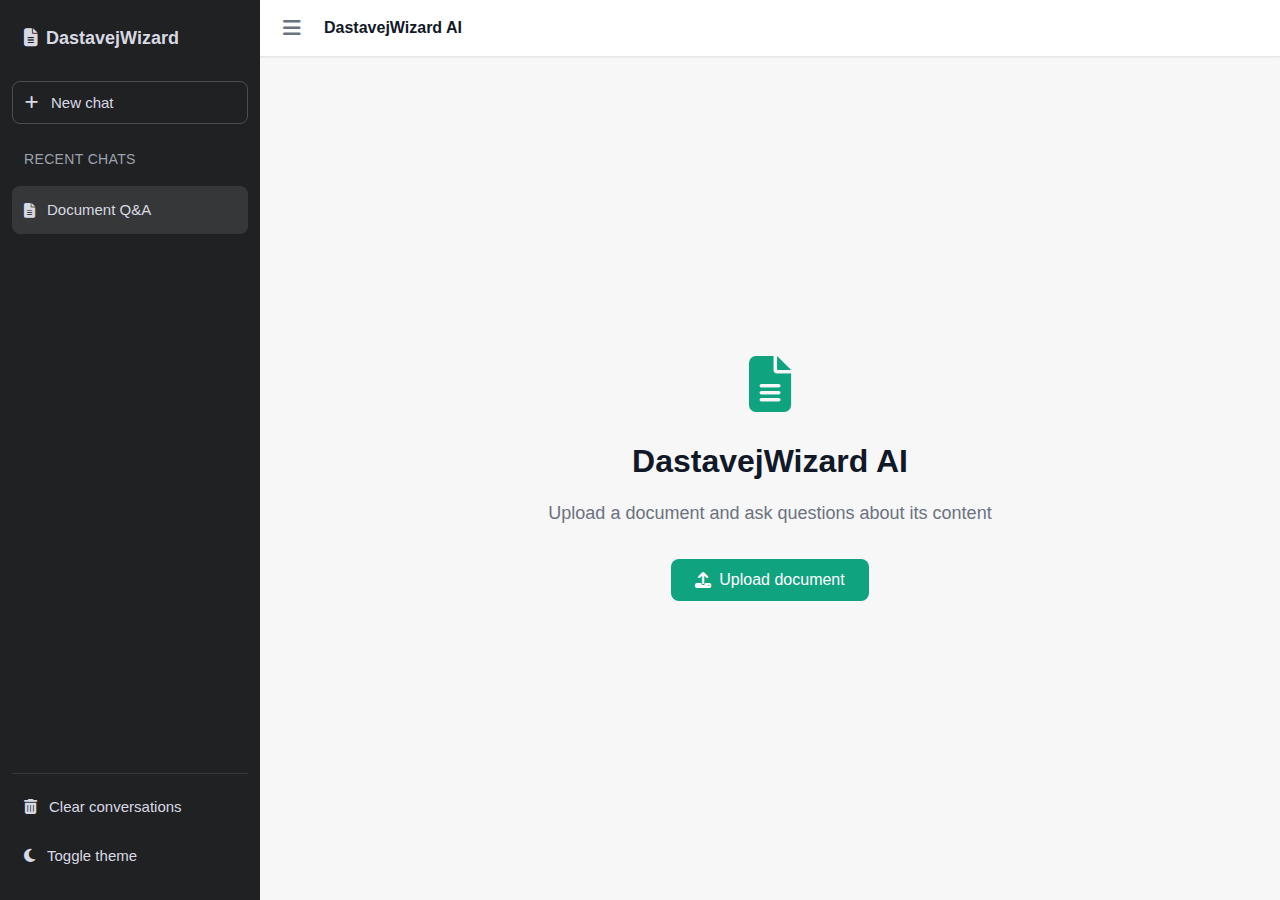
<file: index.html>
<!DOCTYPE html>
<html lang="en">
<head>
    <meta charset="UTF-8">
    <meta name="viewport" content="width=device-width, initial-scale=1.0">
    <title>DastavejWizard</title>
    <link rel="stylesheet" href="style.css">
    <link rel="stylesheet" href="https://cdnjs.cloudflare.com/ajax/libs/font-awesome/6.4.2/css/all.min.css">
</head>
<body>
    <div class="app-container">
        <!-- Sidebar -->
        <div id="sidebar">
            <div class="sidebar-header">
                <div class="logo">
                    <i class="fas fa-file-alt"></i>
                    <span>DastavejWizard</span>
                </div>
            </div>
            <button id="new-chat-btn" class="sidebar-button">
                <i class="fas fa-plus"></i>
                <span>New chat</span>
            </button>
            <div class="sidebar-section">
                <div class="section-header">Recent chats</div>
                <div id="chat-list">
                    <div class="chat-item active">
                        <i class="fas fa-file-alt"></i>
                        <span>Document Q&A</span>
                    </div>
                </div>
            </div>
            <div class="sidebar-footer">
                <button id="clear-convos" class="sidebar-button secondary">
                    <i class="fas fa-trash-alt"></i>
                    <span>Clear conversations</span>
                </button>
                <button id="toggle-theme" class="sidebar-button secondary">
                    <i class="fas fa-moon"></i>
                    <span>Toggle theme</span>
                </button>
            </div>
        </div>

        <!-- Main Content -->
        <div id="main-content">
            <header class="header-container">
                <button id="menu-toggle" class="header-menu-button">
                    <i class="fas fa-bars"></i>
                </button>
                <span class="header-title">DastavejWizard AI</span>
                <div id="file-badge" class="file-badge hidden">
                    <i class="fas fa-file-alt"></i>
                    <span id="file-name">No file</span>
                </div>
            </header>

            <!-- Chat Area -->
            <div id="chat-container">
                <div class="welcome-container" id="welcome-container">
                    <div class="welcome-header">
                        <i class="fas fa-file-alt logo-large"></i>
                        <h1>DastavejWizard AI</h1>
                        <p class="welcome-subtitle">Upload a document and ask questions about its content</p>
                    </div>
                    <div class="welcome-actions">
                        <button id="welcome-upload" class="welcome-button primary">
                            <i class="fas fa-upload"></i>
                            <span>Upload document</span>
                        </button>
                    </div>
                </div>

                <div id="chatbot">
                    <div class="chat-turn">
                        <div class="user-message">
                            <div class="message-avatar">
                                <i class="fas fa-user"></i>
                            </div>
                            <div class="message-content">
                                <p>What is DastavejWizard Document Visual Question Answering?</p>
                            </div>
                        </div>
                        <div class="assistant-message">
                            <div class="message-avatar">
                                <i class="fas fa-robot"></i>
                            </div>
                            <div class="message-content">
                                <p>DastavejWizard is an advanced document AI assistant that helps you extract information from uploaded documents. You can upload PDFs, images, or text files and ask questions about their content.</p>
                                <p>Simply upload a document using the paperclip button and then ask any question related to the document's content.</p>
                            </div>
                        </div>
                    </div>
                    <div id="ocr-summary-container" class="result-box hidden">
                        <h3 style="margin-bottom: 16px; color: white;">Detected Issues (via OCR)</h3>
                        <table id="ocr-summary-table">
                            <thead>
                                <tr>
                                    <th>Department</th>
                                    <th>Issue</th>
                                </tr>
                            </thead>
                            <tbody id="ocr-summary-content">
                                <!-- Filled dynamically -->
                            </tbody>
                        </table>
                    </div>
                </div>

                <!-- OCR Summary Container as Result Box -->


                <!-- Input Area -->
                <div class="input-area">
                    <div id="input-container">
                        <textarea id="message-input" placeholder="Message MultiLipi..." rows="1"></textarea>
                        <div class="input-buttons">
                            <button id="file-button" class="icon-button" title="Upload document">
                                <i class="fas fa-paperclip"></i>
                            </button>
                            <button id="mic-button" class="icon-button" title="Voice input">
                                <i class="fas fa-microphone"></i>
                            </button>
                            <button id="send-button" class="icon-button primary" title="Send message">
                                <i class="fas fa-paper-plane"></i>
                            </button>
                        </div>
                    </div>
                    <div class="input-footer">
                        <p>MultiLipi can make mistakes. Consider checking important information.</p>
                    </div>

                    <!-- Hidden Audio Element -->
                    <div id="audio-container" class="hidden">
                        <audio id="audio-input" controls></audio>
                    </div>

                    <!-- Hidden File Upload -->
                    <input type="file" id="file-upload" accept=".pdf,.jpg,.jpeg,.png,.json" class="hidden">
                </div>
            </div>
        </div>
    </div>

    <script src="script.js"></script>
</body>
</html>
</file>
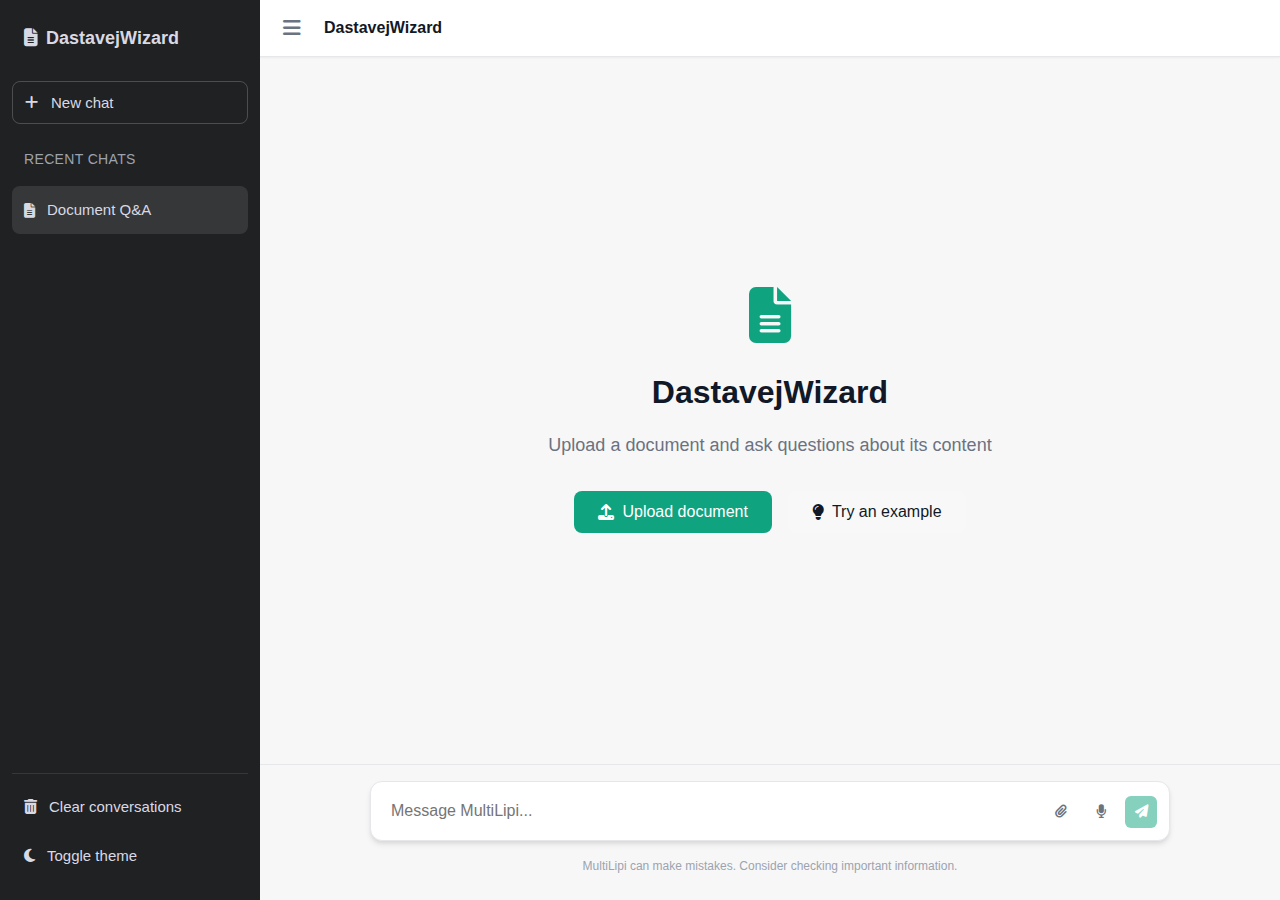
<file: templates2/index.html>
<!DOCTYPE html>
<html lang="en">
<head>
    <meta charset="UTF-8">
    <meta name="viewport" content="width=device-width, initial-scale=1.0">
    <title>DastavejWizard</title>
    <link rel="stylesheet" href="style.css">
    <link rel="stylesheet" href="https://cdnjs.cloudflare.com/ajax/libs/font-awesome/6.4.2/css/all.min.css">
</head>
<body>
    <div class="app-container">
        <!-- Sidebar -->
        <div id="sidebar">
            <div class="sidebar-header">
                <div class="logo">
                    <i class="fas fa-file-alt"></i>
                    <span>DastavejWizard</span>
                </div>
            </div>
            <button id="new-chat-btn" class="sidebar-button">
                <i class="fas fa-plus"></i>
                <span>New chat</span>
            </button>
            
            <div class="sidebar-section">
                <div class="section-header">Recent chats</div>
                <div id="chat-list">
                    <div class="chat-item active">
                        <i class="fas fa-file-alt"></i>
                        <span>Document Q&A</span>
                    </div>
                </div>
            </div>
            
            <div class="sidebar-footer">
                <button id="clear-convos" class="sidebar-button secondary">
                    <i class="fas fa-trash-alt"></i>
                    <span>Clear conversations</span>
                </button>
                <button id="toggle-theme" class="sidebar-button secondary">
                    <i class="fas fa-moon"></i>
                    <span>Toggle theme</span>
                </button>
            </div>
        </div>

        <!-- Main Content -->
        <div id="main-content">
            <header class="header-container">
                <button id="menu-toggle" class="header-menu-button">
                    <i class="fas fa-bars"></i>
                </button>
                <span class="header-title">DastavejWizard</span>
                <div id="file-badge" class="file-badge hidden">
                    <i class="fas fa-file-alt"></i>
                    <span id="file-name">No file</span>
                </div>
            </header>

            <!-- Chat Area -->
            <div id="chat-container">
                <div class="welcome-container" id="welcome-container">
                    <div class="welcome-header">
                        <i class="fas fa-file-alt logo-large"></i>
                        <h1>DastavejWizard</h1>
                        <p class="welcome-subtitle">Upload a document and ask questions about its content</p>
                    </div>
                    <div class="welcome-actions">
                        <button id="welcome-upload" class="welcome-button primary">
                            <i class="fas fa-upload"></i>
                            <span>Upload document</span>
                        </button>
                        <button id="welcome-example" class="welcome-button secondary">
                            <i class="fas fa-lightbulb"></i>
                            <span>Try an example</span>
                        </button>
                    </div>
                </div>
                
                <div id="chatbot">
                    <div class="chat-turn">
                        <div class="user-message">
                            <div class="message-avatar">
                                <i class="fas fa-user"></i>
                            </div>
                            <div class="message-content">
                                <p>What is MultiLipi Document Visual Question Answering?</p>
                            </div>
                        </div>
                        <div class="assistant-message">
                            <div class="message-avatar">
                                <i class="fas fa-robot"></i>
                            </div>
                            <div class="message-content">
                                <p>MultiLipi is an advanced document AI assistant that helps you extract information from uploaded documents. You can upload PDFs, images, or text files and ask questions about their content.</p>
                                <p>Simply upload a document using the paperclip button and then ask any question related to the document's content.</p>
                            </div>
                        </div>
                    </div>
                </div>
            </div>

            <!-- Input Area -->
            <div class="input-area">
                <div id="input-container">
                    <textarea id="message-input" placeholder="Message MultiLipi..." rows="1"></textarea>
                    <div class="input-buttons">
                        <button id="file-button" class="icon-button" title="Upload document">
                            <i class="fas fa-paperclip"></i>
                        </button>
                        <button id="mic-button" class="icon-button" title="Voice input">
                            <i class="fas fa-microphone"></i>
                        </button>
                        <button id="send-button" class="icon-button primary" title="Send message">
                            <i class="fas fa-paper-plane"></i>
                        </button>
                    </div>
                </div>
                <div class="input-footer">
                    <p>MultiLipi can make mistakes. Consider checking important information.</p>
                </div>
                
                <!-- Hidden Audio Element -->
                <div id="audio-container" class="hidden">
                    <audio id="audio-input" controls></audio>
                </div>
                
                <!-- Hidden File Upload -->
                <input type="file" id="file-upload" accept=".pdf,.jpg,.jpeg,.png,.json" class="hidden">
            </div>
        </div>
    </div>

    <script src="script.js"></script>
</body>
</html>
</file>
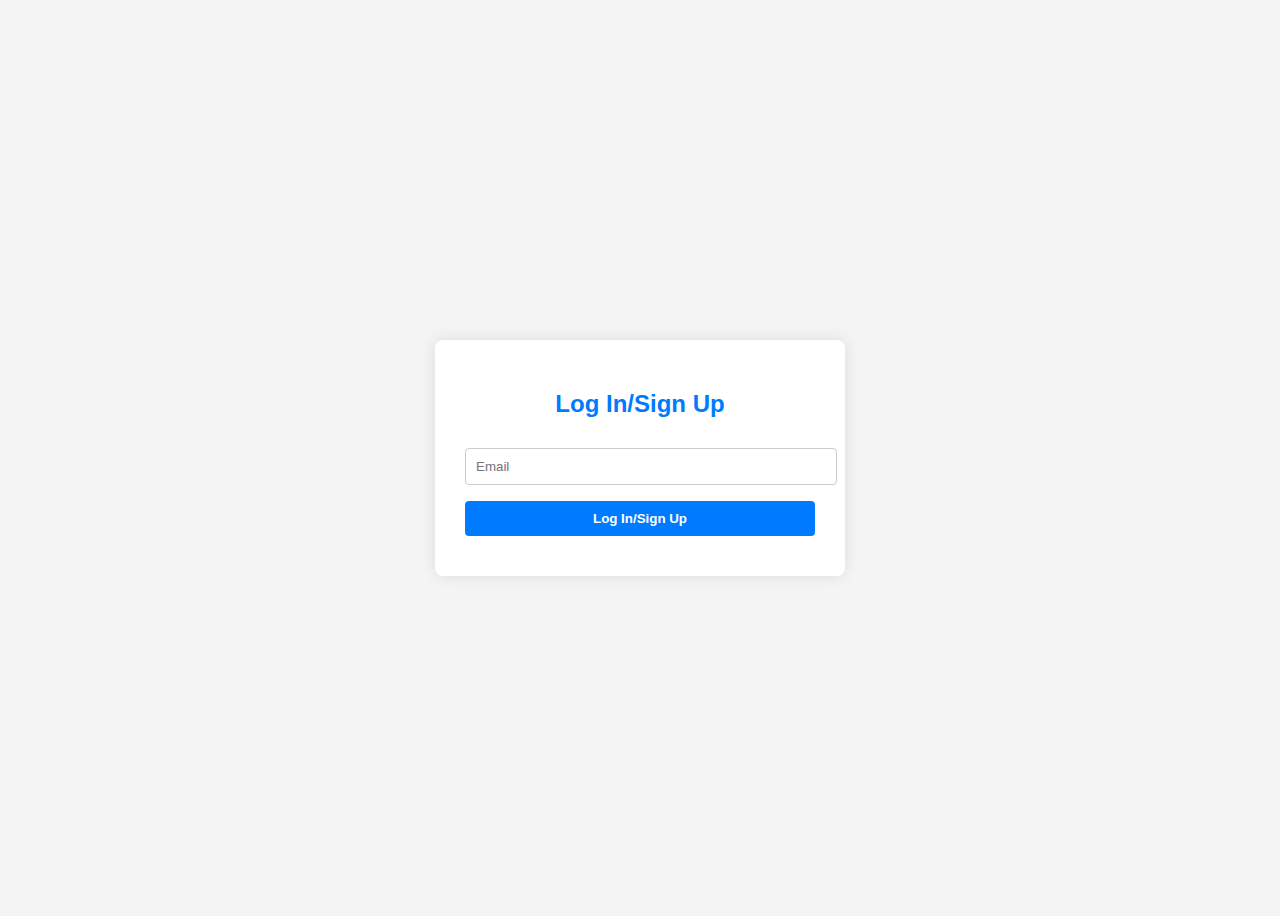
<file: templates/signup.html>
<!DOCTYPE html>
<html lang="en">
<head>
    <meta charset="UTF-8">
    <title>Signup with OTP - MultiLipi</title>
    <style>
        body {
            font-family: Arial, sans-serif;
            background: #f4f4f4;
            display: flex;
            justify-content: center;
            align-items: center;
            height: 100vh;
        }

        .container {
            background: white;
            padding: 30px;
            border-radius: 8px;
            box-shadow: 0 0 15px rgba(0,0,0,0.1);
            width: 350px;
        }

        h2 {
            text-align: center;
            color: #007bff;
            margin-bottom: 20px;
        }

        input[type="email"], input[type="text"], input[id="Create_Password"],input[id="Enter_Password"] {
            width: 100%;
            padding: 10px;
            margin-top: 10px;
            margin-bottom: 16px;
            border: 1px solid #ccc;
            border-radius: 4px;
        }

        button {
            width: 100%;
            background-color: #007bff;
            color: white;
            padding: 10px;
            border: none;
            border-radius: 4px;
            font-weight: bold;
            cursor: pointer;
        }

        button:hover {
            background-color: #0056b3;
        }

        .message {
            text-align: center;
            margin-top: 10px;
        }

        .success { color: green; }
        .error { color: red; }
    </style>
</head>
<body>
<div class="container">
    <h2>Log In/Sign Up</h2>
    <input type="email" id="email" placeholder="Email" required>
    <button id="mailcheck" onclick="mailcheck()">Log In/Sign Up</button>

    <div id="Password" style="display: none;">
        <input type="text" id="Enter_Password" placeholder="Enter Password" style="display: none;" required>
        <input type="text" id="Create_Password" placeholder="Create Password" style="display: none;" required>
        <button id="SignUp-button" onclick="Signup()" style="display: none;">Sign Up</button>
        <button id="LogIn-button" onclick="Login()" style="display: none;">Log In</button>
    </div>

    <div id="message" class="message"></div>
</div>

<script>
    function mailcheck() {
        const email = document.getElementById('email').value;
        fetch('/mailcheck', {
            method: 'POST',
            headers: { 'Content-Type': 'application/json' },
            body: JSON.stringify({ email })
        })
        .then(res => res.json())
        .then(data => {
            const msg = document.getElementById('message');
            if (data.response=== 'SignIn') {
                msg.textContent = "Log into existing account";
                msg.className = "message success";
                console.log(data.response);
                document.getElementById('Password').style.display = 'block';
                document.getElementById('Enter_Password').style.display = 'block';
                document.getElementById('mailcheck').style.display = 'none';
                document.getElementById('LogIn-button').style.display = 'block';
                document.getElementById('SignUp-button').style.display = 'none';
            }
            else if (data.response === 'SignUp') {
                msg.textContent = "Sign up for a new account";
                msg.className = "message success";
                console.log(data.response);
                document.getElementById('Password').style.display = 'block';
                document.getElementById('Create_Password').style.display = 'block';
                document.getElementById('mailcheck').style.display = 'none';
                document.getElementById('SignUp-button').style.display = 'block';
                document.getElementById('LogIn-button').style.display = 'none';
            }
            
           
        });
    }

    function Signup() {
        const email = document.getElementById('email').value;
        const password = document.getElementById('Create_Password').value;

        fetch('/dosignup', {
            method: 'POST',
            headers: { 'Content-Type': 'application/json' },
            body: JSON.stringify({ email, password })
        })
        .then(res => res.json())
        .then(data => {
            const msg = document.getElementById('message');
            if (data.message) {
                msg.textContent = data.message;
                msg.className = "message success";
                 window.location.href = data.redirect;
            } else {
                msg.textContent = data.error || 'Signup failed';
                msg.className = "message error";
            }
        });

    }
    
    function Login() {
        const msg = document.getElementById('message');
        const email = document.getElementById('email').value;
        const password = document.getElementById('Enter_Password').value;
        console.log(email, password);
        fetch('/dologin', {
            method: 'POST',
            headers: { 'Content-Type': 'application/json' },
            body: JSON.stringify({ email, password })
        })
        .then(res => res.json())
        .then(data => {
            if (data.response === 'Login Success') {
                msg.textContent = data.response;
                msg.className = "message success";
                 window.location.href = data.redirect;
            }
            else if (data.response === 'Login Failed') {
                msg.textContent = data.response;
                msg.className = "message error";
            }
            
        });
    };
</script>
</body>
</html>
</file>
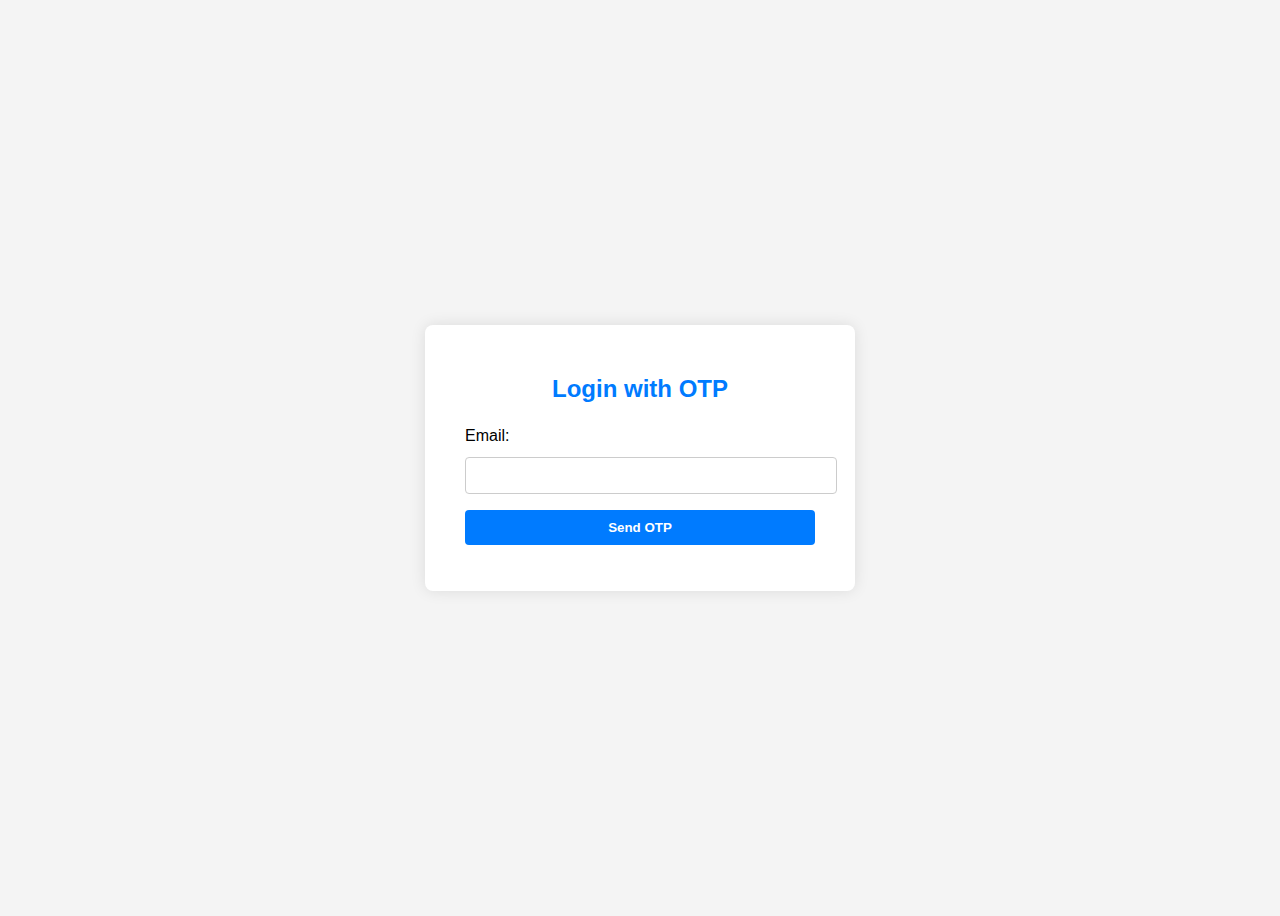
<file: app/templates/login.html>
<!DOCTYPE html>
<html lang="en">
<head>
    <meta charset="UTF-8">
    <title>Login with OTP - MultiLipi</title>
    <style>
        body {
            font-family: Arial, sans-serif;
            background: #f4f4f4;
            display: flex;
            justify-content: center;
            align-items: center;
            height: 100vh;
        }

        .container {
            background: white;
            padding: 30px 40px;
            border-radius: 8px;
            box-shadow: 0 0 15px rgba(0,0,0,0.1);
            width: 350px;
        }

        h2 {
            text-align: center;
            margin-bottom: 24px;
            color: #007bff;
        }

        input[type="email"],
        input[type="text"] {
            width: 100%;
            padding: 10px;
            margin-top: 12px;
            margin-bottom: 16px;
            border: 1px solid #ccc;
            border-radius: 4px;
        }

        button {
            width: 100%;
            background-color: #007bff;
            color: white;
            padding: 10px;
            border: none;
            border-radius: 4px;
            font-weight: bold;
            cursor: pointer;
        }

        button:hover {
            background-color: #0056b3;
        }

        .message {
            margin-top: 16px;
            text-align: center;
        }

        .error {
            color: red;
        }

        .success {
            color: green;
        }
    </style>
</head>
<body>
<div class="container">
    <h2>Login with OTP</h2>

    <form id="otpForm">
        <label>Email:</label>
        <input type="email" id="email" required>

        <button type="button" onclick="sendOtp()">Send OTP</button>

        <div id="otpField" style="display:none;">
            <label>Enter OTP:</label>
            <input type="text" id="otp" maxlength="6" required>
            <button type="button" onclick="verifyOtp()">Verify OTP</button>
        </div>

        <div class="message" id="message"></div>
    </form>
</div>

<script>
    function sendOtp() {
        const email = document.getElementById('email').value;
        fetch('/auth/send_otp', {
            method: 'POST',
            headers: { 'Content-Type': 'application/json' },
            body: JSON.stringify({ email })
        })
        .then(res => res.json())
        .then(data => {
            console.log("Server response:", data);
            const msg = document.getElementById('message');
            if (data.message) {
                document.getElementById('otpField').style.display = 'block';
                msg.textContent = data.message;
                msg.className = 'message success';
            } else {
                msg.textContent = data.error || 'Something went wrong';
                msg.className = 'message error';
            }
        })
        .catch(err => {
            console.error("Request failed:", err);
            const msg = document.getElementById('message');
            msg.textContent = 'Error sending OTP';
            msg.className = 'message error';
        });
    }

    function verifyOtp() {
        const email = document.getElementById('email').value;
        const otp = document.getElementById('otp').value;
        fetch('/auth/verify_otp', {
            method: 'POST',
            headers: { 'Content-Type': 'application/json' },
            body: JSON.stringify({ email, otp })
        })
        .then(res => res.json())
        .then(data => {
            console.log("Verification response:", data);
            const msg = document.getElementById('message');
            if (data.message) {
                msg.textContent = data.message;
                msg.className = 'message success';
            } else {
                msg.textContent = data.error || 'Invalid OTP';
                msg.className = 'message error';
            }
        })
        .catch(err => {
            console.error("Verification failed:", err);
            const msg = document.getElementById('message');
            msg.textContent = 'Error verifying OTP';
            msg.className = 'message error';
        });
    }
</script>
</body>
</html>
</file>
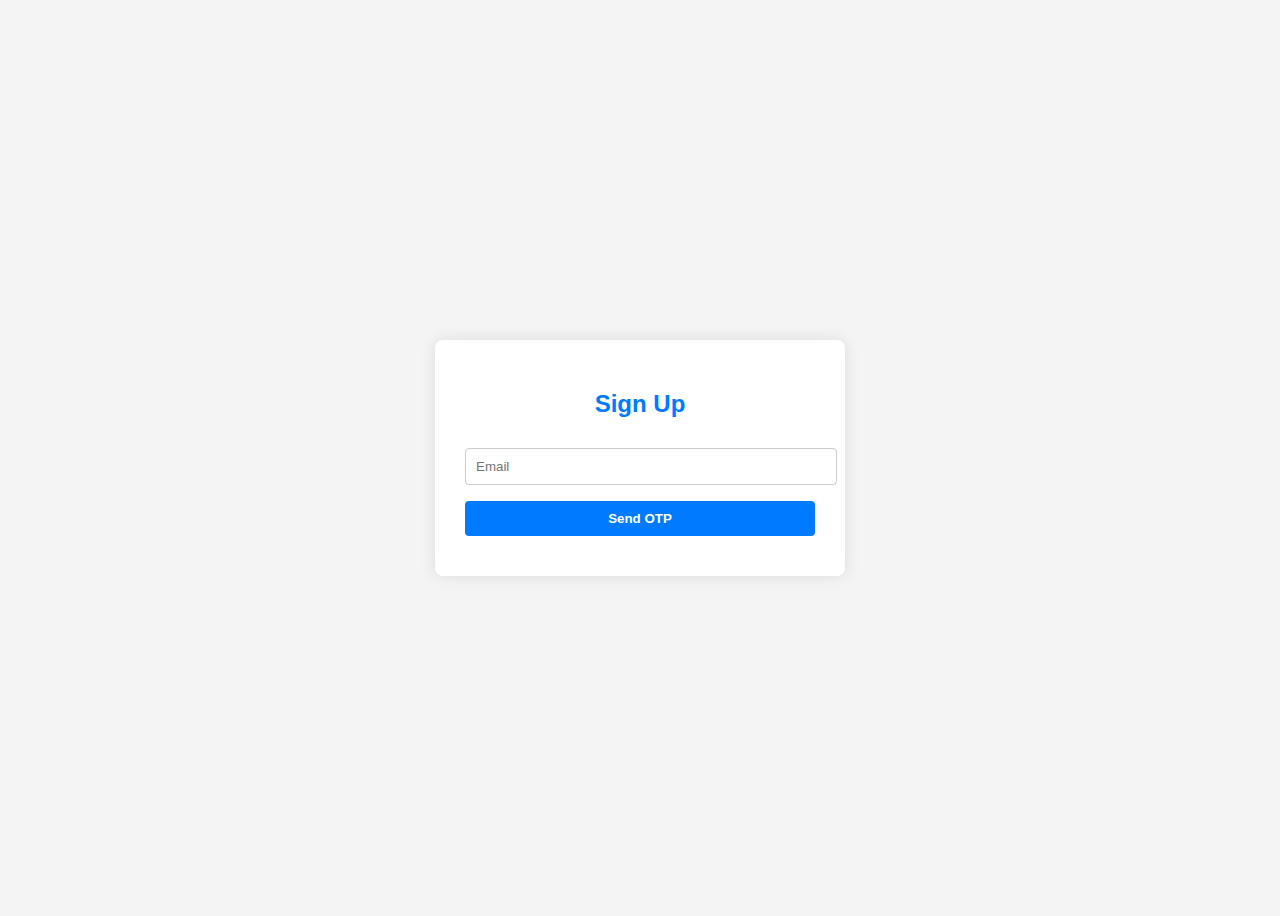
<file: app/templates/signup.html>
<!DOCTYPE html>
<html lang="en">
<head>
    <meta charset="UTF-8">
    <title>Signup with OTP - MultiLipi</title>
    <style>
        body {
            font-family: Arial, sans-serif;
            background: #f4f4f4;
            display: flex;
            justify-content: center;
            align-items: center;
            height: 100vh;
        }

        .container {
            background: white;
            padding: 30px;
            border-radius: 8px;
            box-shadow: 0 0 15px rgba(0,0,0,0.1);
            width: 350px;
        }

        h2 {
            text-align: center;
            color: #007bff;
            margin-bottom: 20px;
        }

        input[type="email"], input[type="password"], input[type="text"] {
            width: 100%;
            padding: 10px;
            margin-top: 10px;
            margin-bottom: 16px;
            border: 1px solid #ccc;
            border-radius: 4px;
        }

        button {
            width: 100%;
            background-color: #007bff;
            color: white;
            padding: 10px;
            border: none;
            border-radius: 4px;
            font-weight: bold;
            cursor: pointer;
        }

        button:hover {
            background-color: #0056b3;
        }

        .message {
            text-align: center;
            margin-top: 10px;
        }

        .success { color: green; }
        .error { color: red; }
    </style>
</head>
<body>
<div class="container">
    <h2>Sign Up</h2>
    <input type="email" id="email" placeholder="Email" required>
    <button onclick="sendOtp()">Send OTP</button>

    <div id="otpSection" style="display: none;">
        <input type="text" id="otp" placeholder="Enter OTP" maxlength="6" required>
        <input type="password" id="password" placeholder="Create Password" required>
        <button onclick="verifyAndSignup()">Verify & Sign Up</button>
    </div>

    <div id="message" class="message"></div>
</div>

<script>
    function sendOtp() {
        const email = document.getElementById('email').value;
        fetch('/auth/send_otp', {
            method: 'POST',
            headers: { 'Content-Type': 'application/json' },
            body: JSON.stringify({ email })
        })
        .then(res => res.json())
        .then(data => {
            const msg = document.getElementById('message');
            if (data.message) {
                msg.textContent = data.message;
                msg.className = "message success";
                document.getElementById('otpSection').style.display = 'block';
            } else {
                msg.textContent = data.error || 'Error sending OTP';
                msg.className = "message error";
            }
        });
    }

    function verifyAndSignup() {
        const email = document.getElementById('email').value;
        const otp = document.getElementById('otp').value;
        const password = document.getElementById('password').value;

        fetch('/auth/signup', {
            method: 'POST',
            headers: { 'Content-Type': 'application/json' },
            body: JSON.stringify({ email, otp, password })
        })
        .then(res => res.json())
        .then(data => {
            const msg = document.getElementById('message');
            if (data.message) {
                msg.textContent = data.message;
                msg.className = "message success";
            } else {
                msg.textContent = data.error || 'Signup failed';
                msg.className = "message error";
            }
        });
    }
</script>
</body>
</html>
</file>
<file: style.css>
:root {
    --primary-color: #10a37f;
    --primary-hover: #1a7f64;
    --secondary-color: #4b5563;
    --accent-color: #6366f1;
    --error-color: #ef4444;
    --bg-color: #f7f7f8;
    --card-bg: #ffffff;
    --chat-user-bg: #f8f8f8;
    --chat-assistant-bg: #ffffff;
    --text-color: #111827;
    --text-secondary: #6b7280;
    --text-tertiary: #9ca3af;
    --border-color: #e5e7eb;
    --sidebar-bg: #202123;
    --sidebar-text: #d9d9e3;
    --sidebar-hover: #2a2b32;
    --sidebar-width: 260px;
    --border-radius: 8px;
    --transition-speed: 0.3s;
    --shadow-sm: 0 1px 2px 0 rgba(0, 0, 0, 0.05);
    --shadow-md: 0 4px 6px -1px rgba(0, 0, 0, 0.1), 0 2px 4px -1px rgba(0, 0, 0, 0.06);
    --shadow-lg: 0 10px 15px -3px rgba(0, 0, 0, 0.1), 0 4px 6px -2px rgba(0, 0, 0, 0.05);
}

* {
    margin: 0;
    padding: 0;
    box-sizing: border-box;
}

body {
    font-family: -apple-system, BlinkMacSystemFont, 'Segoe UI', Roboto, Oxygen, Ubuntu, Cantarell, 'Open Sans', 'Helvetica Neue', sans-serif;
    background-color: var(--bg-color);
    color: var(--text-color);
    line-height: 1.6;
    height: 100vh;
    overflow: hidden;
}

.hidden {
    display: none !important;
}

/* App Container */
.app-container {
    display: flex;
    height: 100vh;
    width: 100%;
    position: relative;
}

/* Sidebar */
#sidebar {
    transition: all var(--transition-speed) ease;
    background-color: var(--sidebar-bg);
    color: var(--sidebar-text);
    width: var(--sidebar-width);
    min-width: var(--sidebar-width);
    max-width: var(--sidebar-width);
    height: 100%;
    overflow-y: auto;
    display: flex;
    flex-direction: column;
    gap: 0.5rem;
    padding: 0.75rem;
    z-index: 100;
}

.sidebar-header {
    padding: 0.75rem;
    margin-bottom: 0.5rem;
}

.logo {
    display: flex;
    align-items: center;
    gap: 0.5rem;
    font-weight: 600;
    font-size: 1.125rem;
}

.sidebar-section {
    margin-top: 0.5rem;
    flex-grow: 1;
    display: flex;
    flex-direction: column;
    gap: 0.5rem;
}

.section-header {
    padding: 0.5rem 0.75rem;
    font-size: 0.875rem;
    color: var(--text-tertiary);
    text-transform: uppercase;
    letter-spacing: 0.025em;
}

.sidebar-button {
    display: flex;
    align-items: center;
    gap: 0.75rem;
    padding: 0.75rem;
    border-radius: var(--border-radius);
    cursor: pointer;
    transition: background var(--transition-speed) ease;
    background: transparent;
    color: var(--sidebar-text);
    border: 1px solid rgba(255, 255, 255, 0.2);
    width: 100%;
    text-align: left;
    font-size: 0.9375rem;
}

.sidebar-button:hover {
    background-color: var(--sidebar-hover);
}

.sidebar-button.secondary {
    border: none;
}

.sidebar-footer {
    margin-top: auto;
    display: flex;
    flex-direction: column;
    gap: 0.5rem;
    padding: 0.75rem 0;
    border-top: 1px solid rgba(255, 255, 255, 0.1);
}

/* Fullscreen toggle */
.app-container.fullscreen-mode #sidebar {
    display: none;
}

.app-container.fullscreen-mode #main-content {
    width: 100% !important;
}


/* Chat Items */
.chat-item {
    display: flex;
    align-items: center;
    gap: 0.75rem;
    padding: 0.75rem;
    border-radius: var(--border-radius);
    margin-bottom: 0.25rem;
    cursor: pointer;
    transition: background var(--transition-speed) ease;
    font-size: 0.9375rem;
}

.chat-item:hover {
    background: var(--sidebar-hover);
}

.chat-item.active {
    background: rgba(255, 255, 255, 0.1);
}

/* Main Content */
#main-content {
    flex: 1;
    display: flex;
    flex-direction: column;
    transition: margin-left var(--transition-speed) ease;
    width: calc(100% - var(--sidebar-width));
    height: 100vh;
    overflow: hidden;
    position: relative;
}

/* Header */
.header-container {
    display: flex;
    align-items: center;
    padding: 0.75rem 1rem;
    background-color: var(--card-bg);
    border-bottom: 1px solid var(--border-color);
    z-index: 10;
    box-shadow: var(--shadow-sm);
    gap: 1rem;
}

.header-menu-button {
    background: transparent;
    border: none;
    font-size: 1.25rem;
    cursor: pointer;
    color: var(--text-secondary);
    display: flex;
    align-items: center;
    justify-content: center;
    width: 2rem;
    height: 2rem;
    border-radius: 0.375rem;
}

.header-menu-button:hover {
    background-color: var(--chat-user-bg);
}

.header-title {
    font-size: 1rem;
    font-weight: 600;
    flex: 1;
}

.file-badge {
    display: flex;
    align-items: center;
    gap: 0.5rem;
    padding: 0.375rem 0.75rem;
    background-color: var(--chat-user-bg);
    border-radius: 1rem;
    font-size: 0.875rem;
    color: var(--text-secondary);
}

/* Welcome Screen */
.welcome-container {
    display: flex;
    flex-direction: column;
    align-items: center;
    justify-content: center;
    text-align: center;
    padding: 2rem;
    max-width: 640px;
    margin: 0 auto;
    height: 100%;
}

.welcome-header {
    display: flex;
    flex-direction: column;
    align-items: center;
    margin-bottom: 2rem;
}

.logo-large {
    font-size: 3.5rem;
    color: var(--primary-color);
    margin-bottom: 1.5rem;
}

.welcome-header h1 {
    font-size: 2rem;
    font-weight: 700;
    margin-bottom: 0.75rem;
}

.welcome-subtitle {
    font-size: 1.125rem;
    color: var(--text-secondary);
    max-width: 480px;
}

.welcome-actions {
    display: flex;
    gap: 1rem;
    flex-wrap: wrap;
    justify-content: center;
}

.welcome-button {
    display: flex;
    align-items: center;
    gap: 0.5rem;
    padding: 0.75rem 1.5rem;
    border-radius: var(--border-radius);
    font-weight: 500;
    font-size: 1rem;
    cursor: pointer;
    transition: all 0.2s ease;
    border: none;
}

.welcome-button.primary {
    background-color: var(--primary-color);
    color: white;
}

.welcome-button.primary:hover {
    background-color: var(--primary-hover);
}

.welcome-button.secondary {
    background-color: var(--chat-user-bg);
    color: var(--text-color);
}

.welcome-button.secondary:hover {
    background-color: var(--border-color);
}

/* Chat Container */
#chat-container {
    flex: 1;
    overflow-y: auto;
    position: relative;
}

/* Chat Messages */
#chatbot {
    width: 100%;
    max-width: 800px;
    margin: 0 auto;
    padding: 1rem 1rem 2rem 1rem;
}

.chat-turn {
    display: flex;
    flex-direction: column;
    margin-bottom: 1.5rem;
}

.user-message, .assistant-message {
    display: flex;
    padding: 1.5rem;
    gap: 1rem;
}

.user-message {
    background-color: var(--chat-user-bg);
}

.assistant-message {
    background-color: var(--chat-assistant-bg);
    border-top: 1px solid var(--border-color);
    border-bottom: 1px solid var(--border-color);
}

.message-avatar {
    display: flex;
    align-items: center;
    justify-content: center;
    width: 30px;
    height: 30px;
    border-radius: 0.25rem;
    background-color: var(--secondary-color);
    color: white;
    font-size: 1rem;
    flex-shrink: 0;
}

.user-message .message-avatar {
    background-color: var(--secondary-color);
}

.assistant-message .message-avatar {
    background-color: var(--primary-color);
}

.message-content {
    flex: 1;
    display: flex;
    flex-direction: column;
    gap: 1rem;
}

.message-content p {
    margin: 0;
}

/* Input Area */
.input-area {
    padding: 1rem;
    background-color: var(--bg-color);
    border-top: 1px solid var(--border-color);
    margin-top: auto;
}

#input-container {
    display: flex;
    align-items: flex-end;
    background-color: var(--card-bg);
    border: 1px solid var(--border-color);
    border-radius: 0.75rem;
    padding: 0.75rem;
    box-shadow: var(--shadow-md);
    max-width: 800px;
    margin: 0 auto;
}

#message-input {
    flex: 1;
    background: transparent;
    border: none;
    outline: none;
    color: var(--text-color);
    font-size: 1rem;
    padding: 0.5rem;
    resize: none;
    max-height: 200px;
    font-family: inherit;
}

.input-buttons {
    display: flex;
    gap: 0.5rem;
    align-items: center;
}

.icon-button {
    width: 2rem;
    height: 2rem;
    display: flex;
    align-items: center;
    justify-content: center;
    border-radius: 0.375rem;
    background: transparent;
    color: var(--text-secondary);
    border: none;
    cursor: pointer;
    transition: all 0.2s ease;
}

.icon-button:hover {
    background-color: var(--chat-user-bg);
    color: var(--text-color);
}

.icon-button.primary {
    background-color: var(--primary-color);
    color: white;
}

.icon-button.primary:hover {
    background-color: var(--primary-hover);
}

.icon-button.primary:disabled {
    opacity: 0.5;
    cursor: not-allowed;
}

.input-footer {
    padding: 0.5rem;
    text-align: center;
    color: var(--text-tertiary);
    font-size: 0.75rem;
    margin-top: 0.5rem;
}

.result-box {
    margin-top: 40px;
    background: rgba(255, 255, 255, 0.15);
    border-radius: 15px;
    padding: 20px;
    animation: fadeIn 1s ease-in-out;
    box-shadow: 0 0 20px rgba(0,0,0,0.2);
}

.result-box table {
    width: 100%;
    border-collapse: collapse;
    color: #000; /* or white for dark themes */
}

.result-box th, .result-box td {
    padding: 12px;
    border-bottom: 1px solid rgba(21, 12, 12, 0.3);
    text-align: left;
    font-size: 16px;
}

.result-box th {
    font-weight: 600;
    width: 40%;
}


/* Audio recording */
#mic-button.recording {
    animation: pulse 1.5s infinite;
    background-color: var(--error-color);
    color: white;
}

@keyframes pulse {
    0% {
        opacity: 1;
    }
    50% {
        opacity: 0.7;
    }
    100% {
        opacity: 1;
    }
}

/* OCR Container Styles */
/* OCR Summary Panel */
.ocr-summary {
    position: absolute;
    bottom: 5rem;
    right: 1rem;
    width: 350px;
    background-color: var(--card-bg);
    border: 1px solid var(--border-color);
    border-radius: var(--border-radius);
    box-shadow: var(--shadow-md);
    z-index: 30;
    transition: all var(--transition-speed) ease;
    max-height: 300px;
    overflow: hidden;
    display: flex;
    flex-direction: column;
}

.hidden {
    display: none !important;
}


.ocr-summary.hidden {
    display: hidden; /* make a change in it*/
}

.ocr-summary-header {
    display: flex;
    justify-content: space-between;
    align-items: center;
    padding: 0.75rem 1rem;
    border-bottom: 1px solid var(--border-color);
    background-color: var(--chat-user-bg);
    font-weight: 600;
}

.ocr-summary-content {
    padding: 0.75rem 1rem;
    overflow-y: auto;
    font-size: 0.875rem;
    color: var(--text-secondary);
}

.ocr-summary-content pre {
    white-space: pre-wrap;
}

.result-box {
    margin-top: 40px;
    background: rgba(255, 255, 255, 0.15);
    border-radius: 15px;
    padding: 20px;
    animation: fadeIn 1s ease-in-out;
    box-shadow: 0 0 20px rgba(0,0,0,0.2);
}

.result-box table {
    width: 100%;
    border-collapse: collapse;
    /* color: #fff; */
}

.result-box th, .result-box td {
    padding: 12px;
    border-bottom: 1px solid rgba(255,255,255,0.3);
    text-align: left;
    font-size: 16px;
}

.result-box th {
    font-weight: 600;
    width: 40%;
}


.header-button {
    display: flex;
    align-items: center;
    gap: 0.5rem;
    padding: 0.5rem 0.75rem;
    border-radius: var(--border-radius);
    background-color: var(--chat-user-bg);
    color: var(--text-secondary);
    border: none;
    font-size: 0.875rem;
    cursor: pointer;
    transition: all 0.2s ease;
}

.header-button:hover {
    background-color: var(--border-color);
    color: var(--text-color);
}

.header-button.active {
    background-color: var(--primary-color);
    color: white;
}

/* Mobile Responsiveness for OCR Panel */
@media (max-width: 768px) {
    .ocr-container {
        width: calc(100% - 2rem);
        left: 1rem;
        right: 1rem;
    }
    .header-button span {
        display: none;
    }
    .header-button {
        padding: 0.5rem;
    }
}

/* Dark Theme */
body.dark-theme {
    --bg-color: #343541;
    --card-bg: #444654;
    --chat-user-bg: #40414f;
    --chat-assistant-bg: #444654;
    --text-color: #ececf1;
    --text-secondary: #acacbe;
    --text-tertiary: #8e8ea0;
    --border-color: #4d4d4f;
}

/* Responsive Design */
@media (max-width: 768px) {
    #sidebar {
        position: absolute;
        left: -100%;
        z-index: 1000;
        height: 100%;
    }
    
    #sidebar.open {
        left: 0;
    }
    
    #main-content {
        width: 100%;
    }
    
    .welcome-container {
        padding: 1rem;
    }
    
    .welcome-button {
        width: 100%;
    }
    
    .user-message, .assistant-message {
        padding: 1rem;
    }
}
</file>
<file: templates2/style.css>
:root {
    --primary-color: #10a37f;
    --primary-hover: #1a7f64;
    --secondary-color: #4b5563;
    --accent-color: #6366f1;
    --error-color: #ef4444;
    --bg-color: #f7f7f8;
    --card-bg: #ffffff;
    --chat-user-bg: #f8f8f8;
    --chat-assistant-bg: #ffffff;
    --text-color: #111827;
    --text-secondary: #6b7280;
    --text-tertiary: #9ca3af;
    --border-color: #e5e7eb;
    --sidebar-bg: #202123;
    --sidebar-text: #d9d9e3;
    --sidebar-hover: #2a2b32;
    --sidebar-width: 260px;
    --border-radius: 8px;
    --transition-speed: 0.3s;
    --shadow-sm: 0 1px 2px 0 rgba(0, 0, 0, 0.05);
    --shadow-md: 0 4px 6px -1px rgba(0, 0, 0, 0.1), 0 2px 4px -1px rgba(0, 0, 0, 0.06);
    --shadow-lg: 0 10px 15px -3px rgba(0, 0, 0, 0.1), 0 4px 6px -2px rgba(0, 0, 0, 0.05);
}

* {
    margin: 0;
    padding: 0;
    box-sizing: border-box;
}

body {
    font-family: -apple-system, BlinkMacSystemFont, 'Segoe UI', Roboto, Oxygen, Ubuntu, Cantarell, 'Open Sans', 'Helvetica Neue', sans-serif;
    background-color: var(--bg-color);
    color: var(--text-color);
    line-height: 1.6;
    height: 100vh;
    overflow: hidden;
}

.hidden {
    display: none !important;
}

/* App Container */
.app-container {
    display: flex;
    height: 100vh;
    width: 100%;
    position: relative;
}

/* Sidebar */
#sidebar {
    transition: all var(--transition-speed) ease;
    background-color: var(--sidebar-bg);
    color: var(--sidebar-text);
    width: var(--sidebar-width);
    min-width: var(--sidebar-width);
    max-width: var(--sidebar-width);
    height: 100%;
    overflow-y: auto;
    display: flex;
    flex-direction: column;
    gap: 0.5rem;
    padding: 0.75rem;
    z-index: 100;
}

.sidebar-header {
    padding: 0.75rem;
    margin-bottom: 0.5rem;
}

.logo {
    display: flex;
    align-items: center;
    gap: 0.5rem;
    font-weight: 600;
    font-size: 1.125rem;
}

.sidebar-section {
    margin-top: 0.5rem;
    flex-grow: 1;
    display: flex;
    flex-direction: column;
    gap: 0.5rem;
}

.section-header {
    padding: 0.5rem 0.75rem;
    font-size: 0.875rem;
    color: var(--text-tertiary);
    text-transform: uppercase;
    letter-spacing: 0.025em;
}

.sidebar-button {
    display: flex;
    align-items: center;
    gap: 0.75rem;
    padding: 0.75rem;
    border-radius: var(--border-radius);
    cursor: pointer;
    transition: background var(--transition-speed) ease;
    background: transparent;
    color: var(--sidebar-text);
    border: 1px solid rgba(255, 255, 255, 0.2);
    width: 100%;
    text-align: left;
    font-size: 0.9375rem;
}

.sidebar-button:hover {
    background-color: var(--sidebar-hover);
}

.sidebar-button.secondary {
    border: none;
}

.sidebar-footer {
    margin-top: auto;
    display: flex;
    flex-direction: column;
    gap: 0.5rem;
    padding: 0.75rem 0;
    border-top: 1px solid rgba(255, 255, 255, 0.1);
}

/* Fullscreen toggle */
.app-container.fullscreen-mode #sidebar {
    display: none;
}

.app-container.fullscreen-mode #main-content {
    width: 100% !important;
}


/* Chat Items */
.chat-item {
    display: flex;
    align-items: center;
    gap: 0.75rem;
    padding: 0.75rem;
    border-radius: var(--border-radius);
    margin-bottom: 0.25rem;
    cursor: pointer;
    transition: background var(--transition-speed) ease;
    font-size: 0.9375rem;
}

.chat-item:hover {
    background: var(--sidebar-hover);
}

.chat-item.active {
    background: rgba(255, 255, 255, 0.1);
}

/* Main Content */
#main-content {
    flex: 1;
    display: flex;
    flex-direction: column;
    transition: margin-left var(--transition-speed) ease;
    width: calc(100% - var(--sidebar-width));
    height: 100vh;
    overflow: hidden;
    position: relative;
}

/* Header */
.header-container {
    display: flex;
    align-items: center;
    padding: 0.75rem 1rem;
    background-color: var(--card-bg);
    border-bottom: 1px solid var(--border-color);
    z-index: 10;
    box-shadow: var(--shadow-sm);
    gap: 1rem;
}

.header-menu-button {
    background: transparent;
    border: none;
    font-size: 1.25rem;
    cursor: pointer;
    color: var(--text-secondary);
    display: flex;
    align-items: center;
    justify-content: center;
    width: 2rem;
    height: 2rem;
    border-radius: 0.375rem;
}

.header-menu-button:hover {
    background-color: var(--chat-user-bg);
}

.header-title {
    font-size: 1rem;
    font-weight: 600;
    flex: 1;
}

.file-badge {
    display: flex;
    align-items: center;
    gap: 0.5rem;
    padding: 0.375rem 0.75rem;
    background-color: var(--chat-user-bg);
    border-radius: 1rem;
    font-size: 0.875rem;
    color: var(--text-secondary);
}

/* Welcome Screen */
.welcome-container {
    display: flex;
    flex-direction: column;
    align-items: center;
    justify-content: center;
    text-align: center;
    padding: 2rem;
    max-width: 640px;
    margin: 0 auto;
    height: 100%;
}

.welcome-header {
    display: flex;
    flex-direction: column;
    align-items: center;
    margin-bottom: 2rem;
}

.logo-large {
    font-size: 3.5rem;
    color: var(--primary-color);
    margin-bottom: 1.5rem;
}

.welcome-header h1 {
    font-size: 2rem;
    font-weight: 700;
    margin-bottom: 0.75rem;
}

.welcome-subtitle {
    font-size: 1.125rem;
    color: var(--text-secondary);
    max-width: 480px;
}

.welcome-actions {
    display: flex;
    gap: 1rem;
    flex-wrap: wrap;
    justify-content: center;
}

.welcome-button {
    display: flex;
    align-items: center;
    gap: 0.5rem;
    padding: 0.75rem 1.5rem;
    border-radius: var(--border-radius);
    font-weight: 500;
    font-size: 1rem;
    cursor: pointer;
    transition: all 0.2s ease;
    border: none;
}

.welcome-button.primary {
    background-color: var(--primary-color);
    color: white;
}

.welcome-button.primary:hover {
    background-color: var(--primary-hover);
}

.welcome-button.secondary {
    background-color: var(--chat-user-bg);
    color: var(--text-color);
}

.welcome-button.secondary:hover {
    background-color: var(--border-color);
}

/* Chat Container */
#chat-container {
    flex: 1;
    overflow-y: auto;
    position: relative;
}

/* Chat Messages */
#chatbot {
    width: 100%;
    max-width: 800px;
    margin: 0 auto;
    padding: 1rem 1rem 2rem 1rem;
}

.chat-turn {
    display: flex;
    flex-direction: column;
    margin-bottom: 1.5rem;
}

.user-message, .assistant-message {
    display: flex;
    padding: 1.5rem;
    gap: 1rem;
}

.user-message {
    background-color: var(--chat-user-bg);
}

.assistant-message {
    background-color: var(--chat-assistant-bg);
    border-top: 1px solid var(--border-color);
    border-bottom: 1px solid var(--border-color);
}

.message-avatar {
    display: flex;
    align-items: center;
    justify-content: center;
    width: 30px;
    height: 30px;
    border-radius: 0.25rem;
    background-color: var(--secondary-color);
    color: white;
    font-size: 1rem;
    flex-shrink: 0;
}

.user-message .message-avatar {
    background-color: var(--secondary-color);
}

.assistant-message .message-avatar {
    background-color: var(--primary-color);
}

.message-content {
    flex: 1;
    display: flex;
    flex-direction: column;
    gap: 1rem;
}

.message-content p {
    margin: 0;
}

/* Input Area */
.input-area {
    padding: 1rem;
    background-color: var(--bg-color);
    border-top: 1px solid var(--border-color);
    margin-top: auto;
}

#input-container {
    display: flex;
    align-items: flex-end;
    background-color: var(--card-bg);
    border: 1px solid var(--border-color);
    border-radius: 0.75rem;
    padding: 0.75rem;
    box-shadow: var(--shadow-md);
    max-width: 800px;
    margin: 0 auto;
}

#message-input {
    flex: 1;
    background: transparent;
    border: none;
    outline: none;
    color: var(--text-color);
    font-size: 1rem;
    padding: 0.5rem;
    resize: none;
    max-height: 200px;
    font-family: inherit;
}

.input-buttons {
    display: flex;
    gap: 0.5rem;
    align-items: center;
}

.icon-button {
    width: 2rem;
    height: 2rem;
    display: flex;
    align-items: center;
    justify-content: center;
    border-radius: 0.375rem;
    background: transparent;
    color: var(--text-secondary);
    border: none;
    cursor: pointer;
    transition: all 0.2s ease;
}

.icon-button:hover {
    background-color: var(--chat-user-bg);
    color: var(--text-color);
}

.icon-button.primary {
    background-color: var(--primary-color);
    color: white;
}

.icon-button.primary:hover {
    background-color: var(--primary-hover);
}

.icon-button.primary:disabled {
    opacity: 0.5;
    cursor: not-allowed;
}

.input-footer {
    padding: 0.5rem;
    text-align: center;
    color: var(--text-tertiary);
    font-size: 0.75rem;
    margin-top: 0.5rem;
}

.result-box {
    margin-top: 40px;
    background: rgba(255, 255, 255, 0.15);
    border-radius: 15px;
    padding: 20px;
    animation: fadeIn 1s ease-in-out;
    box-shadow: 0 0 20px rgba(0,0,0,0.2);
}

.result-box table {
    width: 100%;
    border-collapse: collapse;
    color: #000; /* or white for dark themes */
}

.result-box th, .result-box td {
    padding: 12px;
    border-bottom: 1px solid rgba(21, 12, 12, 0.3);
    text-align: left;
    font-size: 16px;
}

.result-box th {
    font-weight: 600;
    width: 40%;
}


/* Audio recording */
#mic-button.recording {
    animation: pulse 1.5s infinite;
    background-color: var(--error-color);
    color: white;
}

@keyframes pulse {
    0% {
        opacity: 1;
    }
    50% {
        opacity: 0.7;
    }
    100% {
        opacity: 1;
    }
}

/* OCR Container Styles */
/* OCR Summary Panel */
.ocr-summary {
    position: absolute;
    bottom: 5rem;
    right: 1rem;
    width: 350px;
    background-color: var(--card-bg);
    border: 1px solid var(--border-color);
    border-radius: var(--border-radius);
    box-shadow: var(--shadow-md);
    z-index: 30;
    transition: all var(--transition-speed) ease;
    max-height: 300px;
    overflow: hidden;
    display: flex;
    flex-direction: column;
}

.hidden {
    display: none !important;
}


.ocr-summary.hidden {
    display: hidden; /* make a change in it*/
}

.ocr-summary-header {
    display: flex;
    justify-content: space-between;
    align-items: center;
    padding: 0.75rem 1rem;
    border-bottom: 1px solid var(--border-color);
    background-color: var(--chat-user-bg);
    font-weight: 600;
}

.ocr-summary-content {
    padding: 0.75rem 1rem;
    overflow-y: auto;
    font-size: 0.875rem;
    color: var(--text-secondary);
}

.ocr-summary-content pre {
    white-space: pre-wrap;
}

.result-box {
    margin-top: 40px;
    background: rgba(255, 255, 255, 0.15);
    border-radius: 15px;
    padding: 20px;
    animation: fadeIn 1s ease-in-out;
    box-shadow: 0 0 20px rgba(0,0,0,0.2);
}

.result-box table {
    width: 100%;
    border-collapse: collapse;
    /* color: #fff; */
}

.result-box th, .result-box td {
    padding: 12px;
    border-bottom: 1px solid rgba(255,255,255,0.3);
    text-align: left;
    font-size: 16px;
}

.result-box th {
    font-weight: 600;
    width: 40%;
}


.header-button {
    display: flex;
    align-items: center;
    gap: 0.5rem;
    padding: 0.5rem 0.75rem;
    border-radius: var(--border-radius);
    background-color: var(--chat-user-bg);
    color: var(--text-secondary);
    border: none;
    font-size: 0.875rem;
    cursor: pointer;
    transition: all 0.2s ease;
}

.header-button:hover {
    background-color: var(--border-color);
    color: var(--text-color);
}

.header-button.active {
    background-color: var(--primary-color);
    color: white;
}

/* Mobile Responsiveness for OCR Panel */
@media (max-width: 768px) {
    .ocr-container {
        width: calc(100% - 2rem);
        left: 1rem;
        right: 1rem;
    }
    .header-button span {
        display: none;
    }
    .header-button {
        padding: 0.5rem;
    }
}

/* Dark Theme */
body.dark-theme {
    --bg-color: #343541;
    --card-bg: #444654;
    --chat-user-bg: #40414f;
    --chat-assistant-bg: #444654;
    --text-color: #ececf1;
    --text-secondary: #acacbe;
    --text-tertiary: #8e8ea0;
    --border-color: #4d4d4f;
}

/* Responsive Design */
@media (max-width: 768px) {
    #sidebar {
        position: absolute;
        left: -100%;
        z-index: 1000;
        height: 100%;
    }
    
    #sidebar.open {
        left: 0;
    }
    
    #main-content {
        width: 100%;
    }
    
    .welcome-container {
        padding: 1rem;
    }
    
    .welcome-button {
        width: 100%;
    }
    
    .user-message, .assistant-message {
        padding: 1rem;
    }
}
</file>
